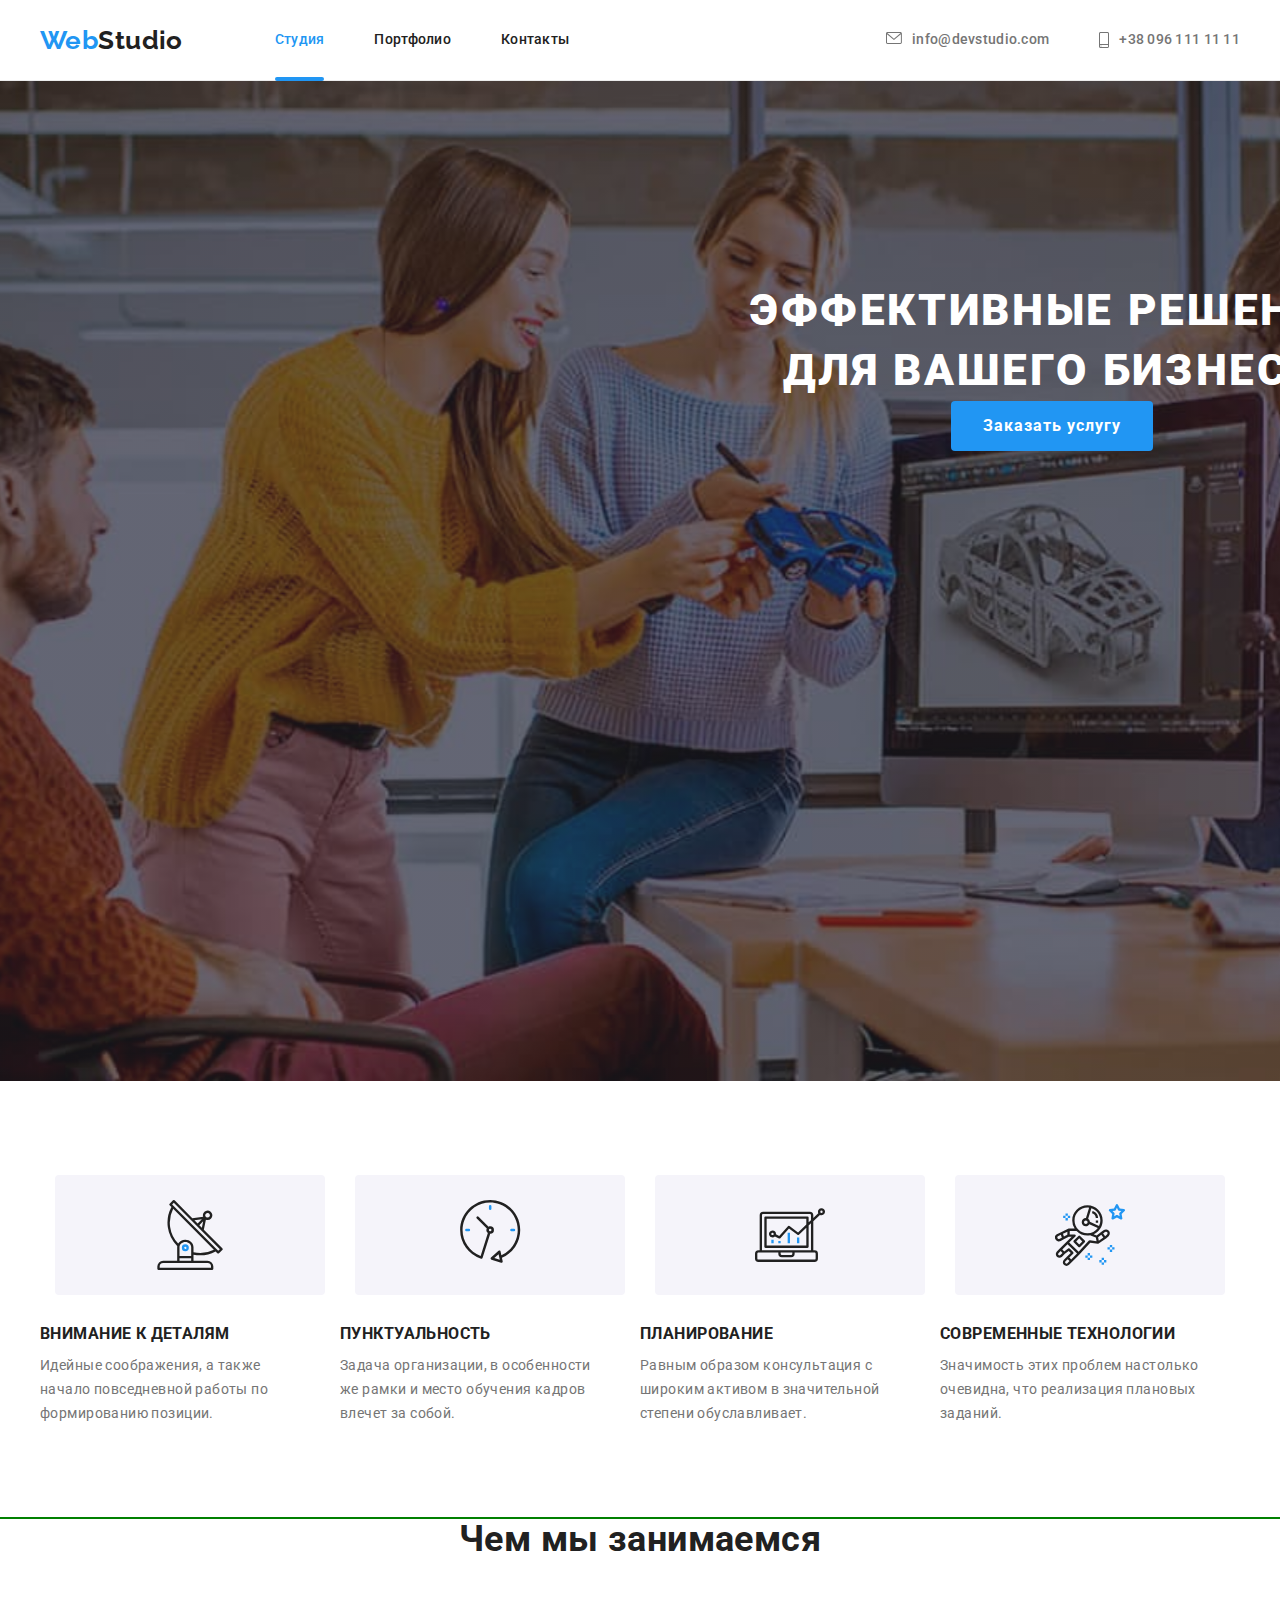
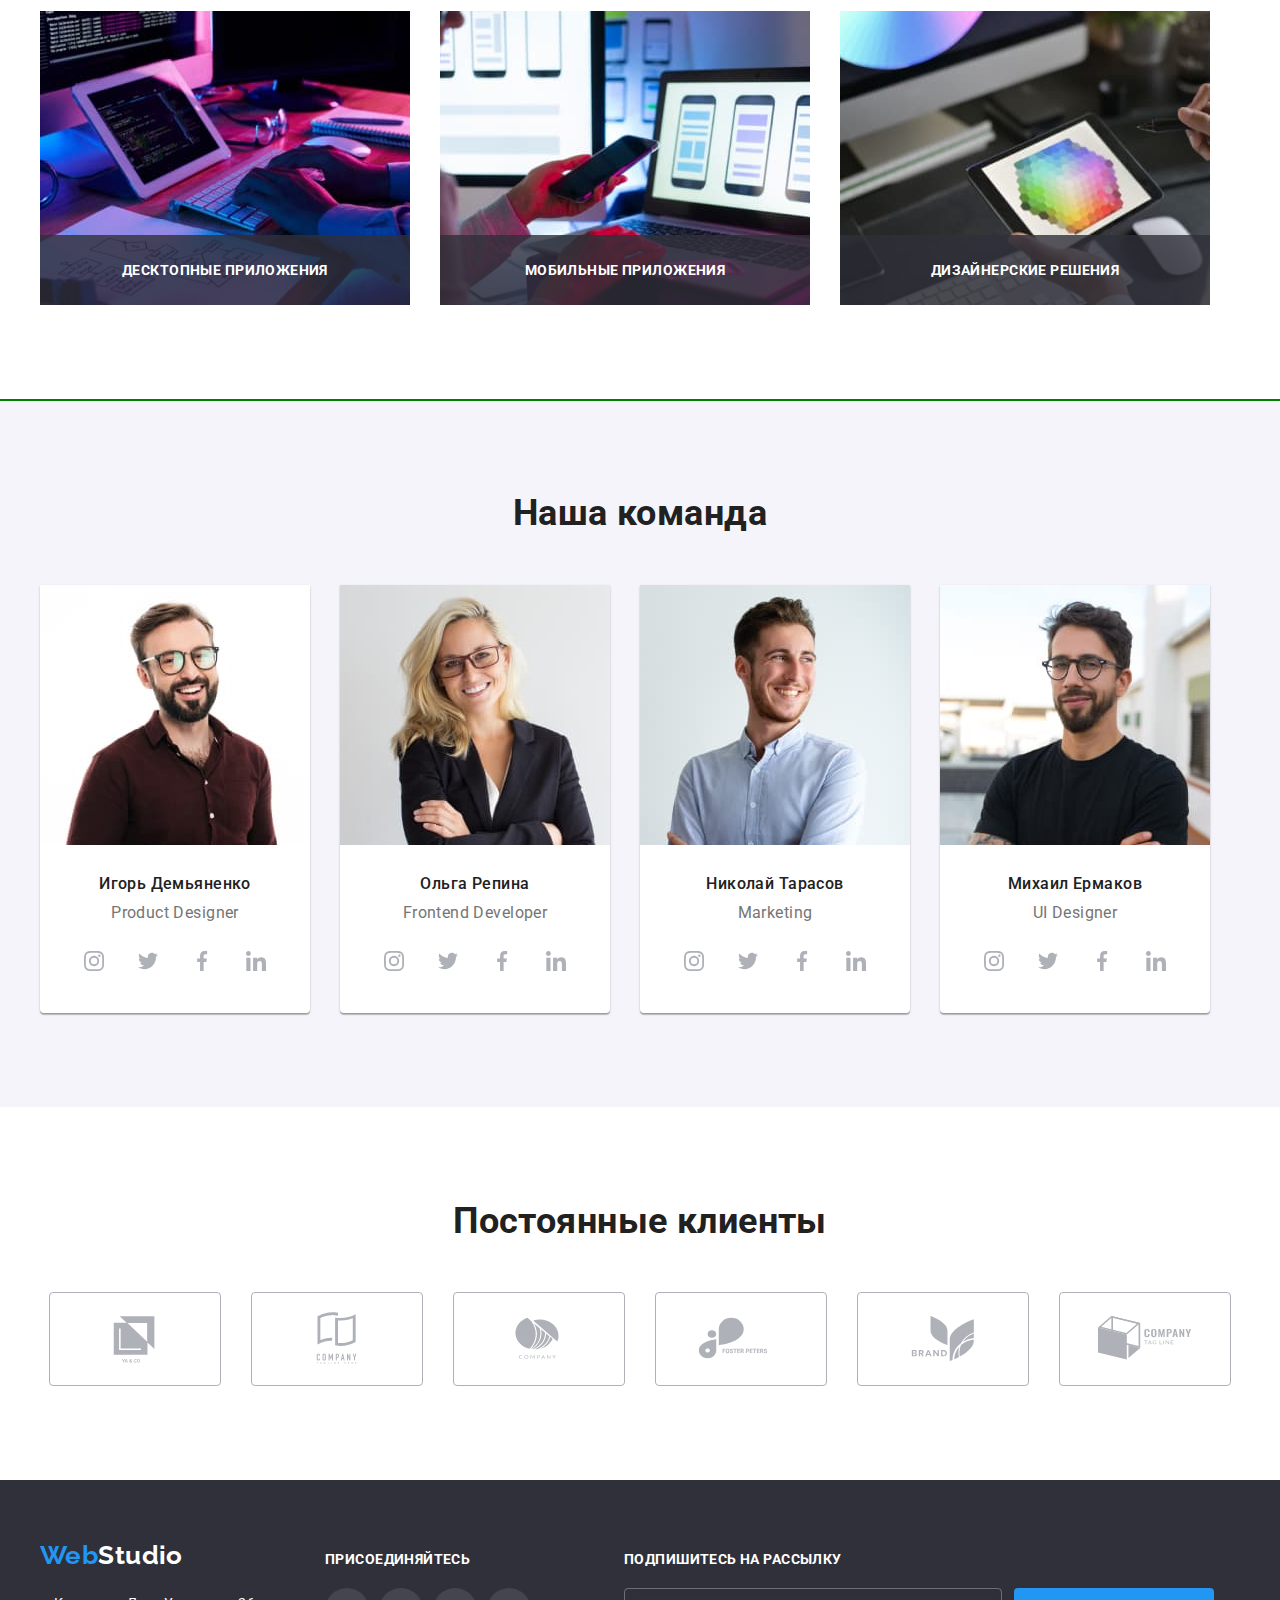
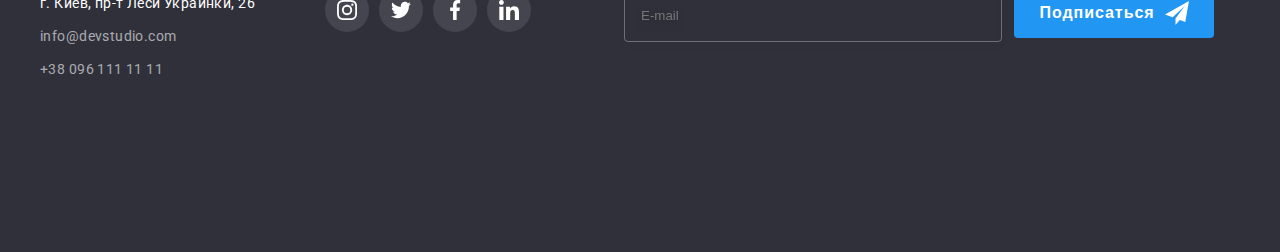
<file: index.html>
<!DOCTYPE html>
<html lang="ru">
  <head>
    <meta charset="UTF-8" />
    <meta http-equiv="X-UA-Compatible" content="IE=edge" />
    <meta name="viewport" content="width=device-width, initial-scale=1.0" />
    <title>Document</title>
    <link rel="preconnect" href="https://fonts.googleapis.com">
    <link rel="preconnect" href="https://fonts.gstatic.com" crossorigin>
    <link href="https://fonts.googleapis.com/css2?family=Raleway:wght@700&family=Roboto:wght@400;500;700;900&display=swap" rel="stylesheet">  
    <link rel="stylesheet" href="https://cdnjs.cloudflare.com/ajax/libs/modern-normalize/1.1.0/modern-normalize.min.css" integrity="sha512-wpPYUAdjBVSE4KJnH1VR1HeZfpl1ub8YT/NKx4PuQ5NmX2tKuGu6U/JRp5y+Y8XG2tV+wKQpNHVUX03MfMFn9Q==" crossorigin="anonymous" referrerpolicy="no-referrer" />
    <link rel="stylesheet" href="./css/styles.css">

  </head>
  <body>
    <header class="header"> 
      <div class="container main-nav">
        <nav class="nav">
         <a class="logo-blue" href="./index.html" lang="en"><span>Web</span><span class="logo-black">Studio</span></a>
          <ul class="nav-list">
            <li class="item"> 
              <a href="./index.html" class="header-link link current">Студия</a>
            </li>
            <li class="item"> 
              <a href="./portfolio.html" class="header-link link">Портфолио</a>
            </li>
            <li class="item"> 
             <a href="#" class="header-link link">Контакты</a>
            </li>
          </ul>
       </nav>
       <ul class="nav-contacts list"> 
          <li class="item"> 
            
            <a class="contacts-email link" href="mailto:info@devstudio.com"> <svg class="icon" width="16" height="12">
              <use href="./images/icons.svg#icon-envelope-hover"></use>
              </svg>info@devstudio.com</a>
          </li>
          <li class="item">
           
            <a class="contacts-header link" href="tel:+380961111111"> <svg class="icon" width="10" height="16">
              <use href="./images/icons.svg#icon-smartphone-4"></use>
              </svg>+38 096 111 11 11</a>
          </li>
        </ul>
      </div>
    </header>
    <main>
        <section class="hero">
          <div class="container hero-design overlay ">
            <h1 class="hero-title">Эффективные решения для вашего бизнеса</h1>
            <button class="hero-button" type="button" data-modal-open>Заказать услугу</button>
          </div>
        </section>

        <section class="special-list">
          <div class="container">
            <h2 class="visually-hidden">Наши особенности</h2>
            <div>
              <ul class="spec-list list">
               <li class="spec-item">
                 <div class="spec-link link">
                   <svg class="spec-icon" width="70" height="70">
                     <use href="./images/icons.svg#icon-antenna"></use>
                   </svg>
                 </div>
               </li>
               <li class="spec-item">
                <div class="spec-link link">
                  <svg class="spec-icon" width="70" height="70">
                     <use href="./images/icons.svg#icon-clock"></use>
                   </svg>
                 </div>
               </li>
               <li class="spec-item">
                <div class="spec-link link">
                  <svg class="spec-icon" width="70" height="70">
                     <use href="./images/icons.svg#icon-diagram"></use>
                   </svg>
                 </div>
               </li>
               <li class="spec-item">
                <div class="spec-link link">
                  <svg class="spec-icon" width="70" height="70">
                     <use href="./images/icons.svg#icon-astronaut"></use>
                   </svg>
                </div>
               </li>
             </ul>
             </div>
            <ul class="list special-item">
              <li class="item list-item">
                <h3 class="special-title">Внимание к деталям</h3>
                <p class="special-text"> Идейные соображения, а также начало повседневной работы по формированию позиции.</p>
             </li>

             <li class="item list-item">
                <h3 class="special-title">Пунктуальность</h3>
                <p class="special-text">Задача организации, в особенности же рамки и место обучения кадров влечет за собой.</p>
             </li>

             <li class="item list-item">
               <h3 class="special-title">Планирование</h3>
               <p class="special-text">Равным образом консультация с широким активом в значительной степени обуславливает.</p>
             </li>

             <li class="item list-item">
               <h3 class="special-title">Современные технологии</h3>
               <p class="special-text"> Значимость этих проблем настолько очевидна, что реализация плановых заданий.</p>
             </li>
            </ul>
         </div>
        </section>

        <section class="specialization">
          <div class="container">
           <h2 class="specialization-title">Чем мы занимаемся</h2>
           <ul class="list specialization-item">
              <li class="item">
                <div class="item-thumb">
                  <img src="./images/box1.jpg" alt="написание кода" width="370" height="294">
                 <div class="thumb">
                  <p class="item-spec-name">Десктопные приложения</p>
                </div>
              </li>
              <li class="item">
                <div class="item-thumb">
                  <img src="./images/box2.jpg" alt="создание приложений" width="370" height="294">
                 <div class="thumb">
                  <p class="item-spec-name">Мобильные приложения</p>
                </div>
              </li>
                <li class="item">
                <div class="item-thumb">
                  <img src="./images/box3.jpg" alt="дизайн" width="370" height="294">
                 <div class="thumb">
                  <p class="item-spec-name">Дизайнерские решения</p>
                </div>
              </li>
           </ul>
          </div>
        </section>

        <section class="team">
          <div class="container">
           <h2 class="team-title">Наша команда</h2>
           <ul class="team-list list">
             <li class="team-blocks"> 
                <img src="./images/igor.jpg" alt="Игорь Демьяненко" width="270" height="260">
                <div class="team-discr">
                  <h3 class="team-name">Игорь Демьяненко</h3>
                <p class="team-position">Product Designer</p>
                <ul class="team-soc list">
                  <li class="team-soc-item">
                    <a href="" class="team-soc-link link">
                      <svg class="team-soc-icon" width="20" height="20">
                        <use href="./images/icons.svg#icon-instagram"></use>
                      </svg>
                    </a>
                  </li>
                  <li class="team-soc-item">
                    <a href="" class="team-soc-link link">
                      <svg class="team-soc-icon" width="20" height="20">
                        <use href="./images/icons.svg#icon-twitter"></use>
                      </svg>
                    </a>
                  </li>
                  <li class="team-soc-item">
                    <a href="" class="team-soc-link link">
                      <svg class="team-soc-icon" width="20" height="20">
                        <use href="./images/icons.svg#icon-facebook"></use>
                      </svg>
                    </a>
                  </li>
                  <li class="team-soc-item">
                    <a href="" class="team-soc-link link">
                      <svg class="team-soc-icon" width="20" height="20">
                        <use href="./images/icons.svg#icon-linkedin"></use>
                      </svg>
                    </a>
                  </li>
                </ul>
                </div>
                
             </li>

             <li class="team-blocks"> 
                <img src="./images/olga.jpg" alt="Ольга Репина" width="270" height="260">
                <div class="team-discr">
                  <h3 class="team-name">Ольга Репина</h3>
                 <p class="team-position">Frontend Developer</p>
                 <ul class="team-soc list">
                  <li class="team-soc-item">
                    <a href="" class="team-soc-link link">
                      <svg class="team-soc-icon" width="20" height="20">
                        <use href="./images/icons.svg#icon-instagram"></use>
                      </svg>
                    </a>
                  </li>
                  <li class="team-soc-item">
                    <a href="" class="team-soc-link link">
                      <svg class="team-soc-icon" width="20" height="20">
                        <use href="./images/icons.svg#icon-twitter"></use>
                      </svg>
                    </a>
                  </li>
                  <li class="team-soc-item">
                    <a href="" class="team-soc-link link">
                      <svg class="team-soc-icon" width="20" height="20">
                        <use href="./images/icons.svg#icon-facebook"></use>
                      </svg>
                    </a>
                  </li>
                  <li class="team-soc-item">
                    <a href="" class="team-soc-link link">
                      <svg class="team-soc-icon" width="20" height="20">
                        <use href="./images/icons.svg#icon-linkedin"></use>
                      </svg>
                    </a>
                  </li>
                </ul>
                </div>
                
             </li>

             <li class="team-blocks"> 
                <img src="./images/nikolay.jpg" alt="Николай Тарасов" width="270" height="260">
                <div class="team-discr">
                <h3 class="team-name">Николай Тарасов</h3>
                <p class="team-position">Marketing</p>
                <ul class="team-soc list">
                  <li class="team-soc-item">
                    <a href="" class="team-soc-link link">
                      <svg class="team-soc-icon" width="20" height="20">
                        <use href="./images/icons.svg#icon-instagram"></use>
                      </svg>
                    </a>
                  </li>
                  <li class="team-soc-item">
                    <a href="" class="team-soc-link link">
                      <svg class="team-soc-icon" width="20" height="20">
                        <use href="./images/icons.svg#icon-twitter"></use>
                      </svg>
                    </a>
                  </li>
                  <li class="team-soc-item">
                    <a href="" class="team-soc-link link">
                      <svg class="team-soc-icon" width="20" height="20">
                        <use href="./images/icons.svg#icon-facebook"></use>
                      </svg>
                    </a>
                  </li>
                  <li class="team-soc-item">
                    <a href="" class="team-soc-link link">
                      <svg class="team-soc-icon" width="20" height="20">
                        <use href="./images/icons.svg#icon-linkedin"></use>
                      </svg>
                    </a>
                  </li>
                </ul>
                </div>
             </li>

             <li class="team-blocks"> 
                <img src="./images/mihail.jpg" alt="Михаил Ермаков" width="270" height="260">
                <div class="team-discr">
                <h3 class="team-name">Михаил Ермаков</h3>
                <p class="team-position">UI Designer</p>
                <ul class="team-soc list">
                  <li class="team-soc-item">
                    <a href="" class="team-soc-link link">
                      <svg class="team-soc-icon" width="20" height="20">
                        <use href="./images/icons.svg#icon-instagram"></use>
                      </svg>
                    </a>
                  </li>
                  <li class="team-soc-item">
                    <a href="" class="team-soc-link link">
                      <svg class="team-soc-icon" width="20" height="20">
                        <use href="./images/icons.svg#icon-twitter"></use>
                      </svg>
                    </a>
                  </li>
                  <li class="team-soc-item">
                    <a href="" class="team-soc-link link">
                      <svg class="team-soc-icon" width="20" height="20">
                        <use href="./images/icons.svg#icon-facebook"></use>
                      </svg>
                    </a>
                  </li>
                  <li class="team-soc-item">
                    <a href="" class="team-soc-link link">
                      <svg class="team-soc-icon" width="20" height="20">
                        <use href="./images/icons.svg#icon-linkedin"></use>
                      </svg>
                    </a>
                  </li>
                </ul>
              </div>
             </li>

            </ul>
          </div>
        </section>

        <section class="clients-logo">
          <div class="container">
           <h2 class="clients-title">Постоянные клиенты</h2>
           <ul class="clients list">
            <li class="clients-item">
              <a href="" class="clients-link link">
                <svg class="clients-icon" width="106" height="60">
                  <use href="./images/icons.svg#icon-logo-firts"></use>
                </svg>
              </a>
            </li>
            <li class="clients-item">
              <a href="" class="clients-link link">
                <svg class="clients-icon" width="106" height="60">
                  <use href="./images/icons.svg#icon-logo2"></use>
                </svg>
              </a>
            </li>
            <li class="clients-item">
              <a href="" class="clients-link link">
                <svg class="clients-icon" width="106" height="60">
                  <use href="./images/icons.svg#icon-logo3"></use>
                </svg>
              </a>
            </li>
            <li class="clients-item">
              <a href="" class="clients-link link">
                <svg class="clients-icon" width="106" height="60">
                  <use href="./images/icons.svg#icon-logo4"></use>
                </svg>
              </a>
            </li>
            <li class="clients-item">
              <a href="" class="clients-link link">
                <svg class="clients-icon" width="106" height="60">
                  <use href="./images/icons.svg#icon-logo5"></use>
                </svg>
              </a>
            </li>
            <li class="clients-item">
              <a href="" class="clients-link link">
                <svg class="clients-icon" width="106" height="60">
                  <use href="./images/icons.svg#icon-logo6"></use>
                </svg>
              </a>
            </li>
          </ul>
          </div>
        </section>
    </main>

    <footer class="footer">
      <div class="container footer-continer">
        <div class="">
          <a class="logo-blue footer-logo" href="./index.html" lang="en"><span>Web</span><span class="logo-white">Studio</span></a>
           
           <address>
             <ul class="list" style="
              display: flex;
              flex-direction: column;
              gap: 9px;
             ">
              <li>
                 <a class="footer-adress link" href="https://goo.gl/maps/CPtrU1FHBa2aNyZL9" target="_blank" rel="noopener noreferrer nofollow">г. Киев, пр-т Леси Украинки, 26</a>   
               </li>
               <li>
                  <a class="footer-contacts link" href="mailto:info@devstudio.com">info@devstudio.com</a>
               </li>
               <li>
                 <a class="footer-contacts link" href="tel:+380961111111">+38 096 111 11 11</a>
               </li>
             </ul>
           </address>
        </div>
   
        <div class=" footer-soc-list">
           <p class="footer-soc-title">присоединяйтесь</p>
           <ul class="footer-soc list">
             <li class="footer-soc-item">
               <a href="" class="footer-soc-link link">
                 <svg class="footer-soc-icon" width="20" height="20">
                   <use href="./images/icons.svg#icon-instagram"></use>
                 </svg>
               </a>
             </li>
             <li class="footer-soc-item">
               <a href="" class="footer-soc-link link">
                 <svg class="footer-soc-icon" width="20" height="20">
                   <use href="./images/icons.svg#icon-twitter"></use>
                 </svg>
               </a>
             </li>
             <li class="footer-soc-item">
               <a href="" class="footer-soc-link link">
                 <svg class="footer-soc-icon" width="20" height="20">
                   <use href="./images/icons.svg#icon-facebook"></use>
                 </svg>
               </a>
             </li>
             <li class="footer-soc-item">
               <a href="" class="footer-soc-link link">
                 <svg class="footer-soc-icon" width="20" height="20">
                   <use href="./images/icons.svg#icon-linkedin"></use>
                 </svg>
               </a>
             </li>
           </ul>
         </div>
         <div class="subscribe-section">
           <form action="#" class="subscribe-form">
            <p class="surbscribe-name">Подпишитесь на рассылку</p>
            <div class="surbcribe-correct">
              <input type="text" name="subscribe-name-footer" class="subscribe-input" id="subscribe" placeholder="E-mail" required="">
              <button type="submit" class="subscribe-button">Подписаться<svg class="subscribe-icon" width="24" height="24">
                  <use href="./images/icons.svg#icon-icon-send"></use>
                </svg>
              </button>
            </div>
           </form>

          </div>
      </div>
    </footer>
    <div class="backdrop is-hidden" data-modal>  
      <div class="modal">
       <button class="close" type="button" data-modal-close>
          <svg class="close-icon" width="11" height="11">
            <use href="./images/icons.svg#icon-close"></use>
          </svg>
        </a>
      </button>
      <div class="modal-inner">
        <fieldset>
          <p class="modal-title">Оставьте свои данные, мы вам перезвоним</p>
          <form class="modal-form" name="main-form" autocomplete="on" requires action="">
           <div class="form-field">
              <label class="form-field-label" for="user-name">Имя</label>
              <div class="form-field-inner">
                <input class="form-field-input" id="user-name" type="text" name="user-name">
                <svg class="form-field-icon" width="12" height="12">
                  <use href="images/icons.svg#icon-name"></use>
                </svg>
              </div>
            </div>

            <div class="form-field">
              <label class="form-field-label" for="user-name">Телефон</label>
              <div class="form-field-inner">
                <input class="form-field-input" id="user-phone" type="tel" name="user-phone">
                <svg class="form-field-icon" width="13" height="13">
                  <use href="images/icons.svg#icon-tel"></use>
                </svg>
              </div>
            </div>

            <div class="form-field">
              <label class="form-field-label" for="user-email">Почта</label>
              <div class="form-field-inner">
                <input class="form-field-input" id="user-email" type="email" name="user-imail">
                <svg class="form-field-icon" width="15" height="12">
                  <use href="images/icons.svg#icon-modal-email"></use>
                </svg>
              </div>
            </div>

            <div class="form-field">
              <label class="form-field-label" for="user-comment">Комментарий</label>
              <div class="form-field-inner">
               <textarea class="form-field-input form-field-texterea" 
               name="user-comment" 
               id="user-comment" 
               rows="10" 
               placeholder="Введите текст"
               ></textarea>
              </div>
            </div>
       
            <div class="form-field form-field-agreement">
             
              <label for="terms-condition" class="check-text">
                <input class="input-check visually-hidden" id="terms-condition" type="checkbox" name="terms-condition">
                <span class="condition-icon">
                  <svg class="check-icon" width="11" height="8">
                    <use href="./images/icons.svg#icon-chek"></use>
                  </svg>
                </span>
                Соглашаюсь с рассылкой и принимаю
                <a class="agreement-link" href="#" rel="noopener noreferer nofollow">Условия договора</a>
              </label>
            </div>
            <div class="form-field-button">
            <button class="hero-button" type="submit">Отправить</button>
          </div>
          </form>
        </fieldset>

      </div>
      </div>
     </div>
  <script src="./js/modal.js"></script>
  </body>
</html>
</file>
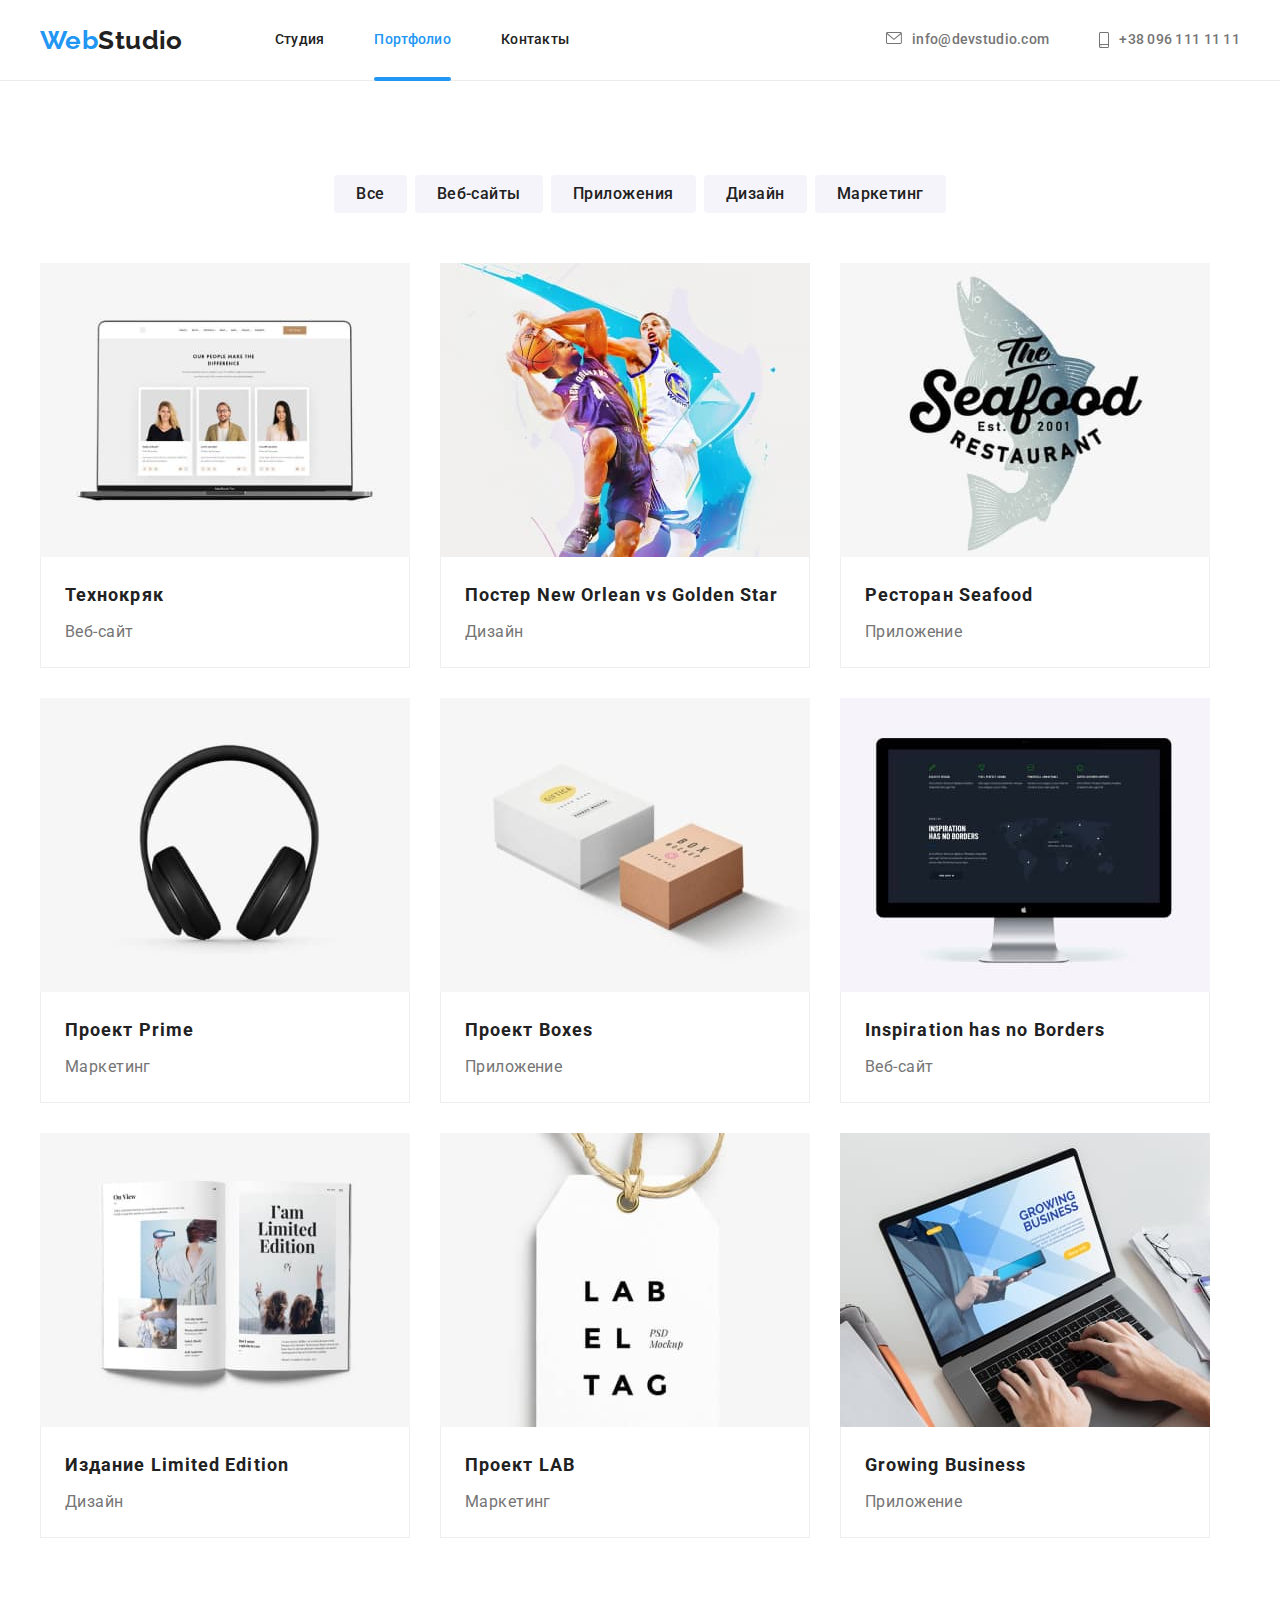
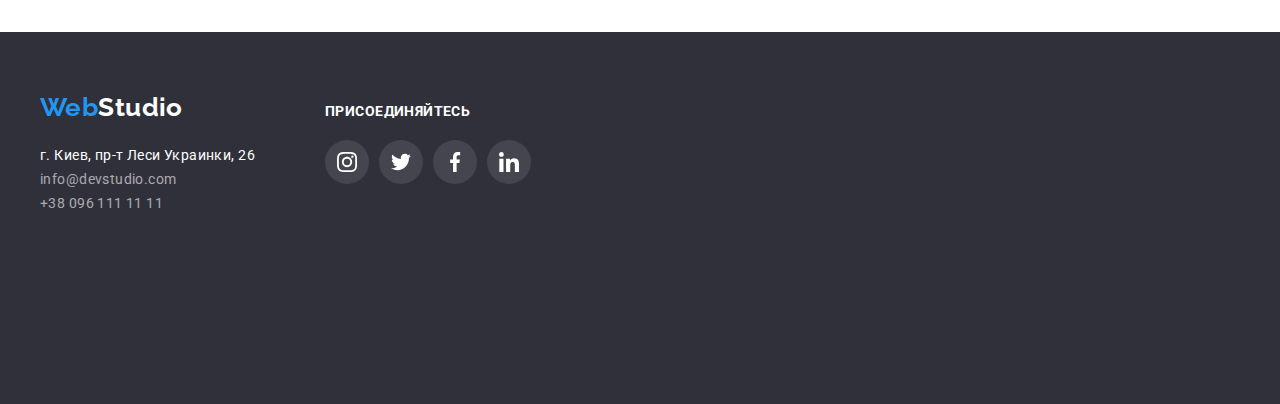
<file: portfolio.html>
<!DOCTYPE html>
<html lang="ru">
<head>
    <meta charset="UTF-8">
    <meta http-equiv="X-UA-Compatible" content="IE=edge">
    <meta name="viewport" content="width=device-width, initial-scale=1.0">
    <title>portfolio</title>
        <link rel="preconnect" href="https://fonts.googleapis.com">
        <link rel="preconnect" href="https://fonts.gstatic.com" crossorigin>
       <link href="https://fonts.googleapis.com/css2?family=Raleway:wght@700&family=Roboto:wght@400;500;700;900&display=swap" rel="stylesheet">  
       <link rel="stylesheet" href="https://cdnjs.cloudflare.com/ajax/libs/modern-normalize/1.1.0/modern-normalize.min.css" integrity="sha512-wpPYUAdjBVSE4KJnH1VR1HeZfpl1ub8YT/NKx4PuQ5NmX2tKuGu6U/JRp5y+Y8XG2tV+wKQpNHVUX03MfMFn9Q==" crossorigin="anonymous" referrerpolicy="no-referrer" />
       <link rel="stylesheet" href="./css/styles.css">
</head>
<body>

    <header class="header"> 
        <div class="container main-nav">
            <nav class="nav">
              <a class="logo-blue" href="./index.html" lang="en"><span>Web</span><span class="logo-black">Studio</span></a>
        
               <ul class="nav-list">
                   <li class="item"> 
                     <a class="header-link link" href="./index.html">Студия</a>
                    </li>
                    <li class="item"> 
                      <a class="header-link link current" href="./portfolio.html">Портфолио</a>
                    </li>
                   <li class="item"> 
                     <a class="header-link link" href="#">Контакты</a>
                   </li>
                </ul>
          </nav>

            <ul class=" nav-contacts list"> 
              <li class="item"> 
                <a class="contacts-email link" href="mailto:info@devstudio.com"> <svg class="icon" width="16" height="12">
                  <use href="./images/icons.svg#icon-envelope-hover"></use>
                  </svg>info@devstudio.com</a>
              </li>
              <li class="item">
               
                <a class="contacts-header link" href="tel:+380961111111"> <svg class="icon" width="10" height="16">
                  <use href="./images/icons.svg#icon-smartphone-4"></use>
                  </svg>+38 096 111 11 11</a>
              </li>
            </ul>
        </div>
    </header>
    <main>

        <section class="portfolio"> 
            <div class="container">
                <h1 class="visually-hidden">портфолио</h1>
               <ul class="portfolio-filter list">
                 <li class="item"><button class="button-filter" type="button">Все</button></li>
                 <li class="item"><button class="button-filter" type="button">Веб-сайты</button></li>
                 <li class="item"><button class="button-filter" type="button">Приложения</button></li>
                 <li class="item"><button class="button-filter" type="button">Дизайн</button></li>
                 <li class="item"><button class="button-filter" type="button">Маркетинг</button></li>
                </ul>
          
                <ul class="portfolio-list list">
                    <li class="item">
                        <a class="link item-potf" href="#" target="_blank" rel="noopener noreferrer nofollow">
                          <div class="prof-top-wrap">
                            <img src="./images/technokryak.jpg" class="card-image" alt="Технокряк" width="370" height="294">
                            <p class="port-disc">Ресурс предлагает комплексные предложения с разным уровнем функционала и сервисов. Все это позволит посетителю получить исчерпывающие сведения о компании или частном лице.</p>
                          </div>
                          <div class="portfolio-card">
                           <h2 class="portfolio-title">Технокряк</h2>
                           <p class="portfolio-text">Веб-сайт</p>
                          </div>
                        </a>
                    </li>
                    <li class="item">
                      
                        <a class="item-potf link" href="#" target="_blank" rel="noopener noreferrer nofollow">
                          <div class="prof-top-wrap">
                            <img src="./images/poster.jpg" class="card-image" alt="Постер Новый Орлеан с золотой звездой" width="370" height="294">
                            <p class="port-disc">Ресурс предлагает комплексные предложения с разным уровнем функционала и сервисов. Все это позволит посетителю получить исчерпывающие сведения о компании или частном лице.</p>
                          </div>
                          <div class="portfolio-card">
                            <h2 class="portfolio-title">Постер New Orlean vs Golden Star</h2>
                            <p class="portfolio-text">Дизайн</p>
                          </div>
                        </a>
                    </li>
                    <li class="item">
                      <a class="item-potf link" href="#" target="_blank" rel="noopener noreferrer nofollow">
                        <div class="prof-top-wrap">
                         <img src="./images/seafood.jpg" class="card-image" alt="Ресторан Морепродукты" width="370" height="294">
                         <p class="port-disc">Ресурс предлагает комплексные предложения с разным уровнем функционала и сервисов. Все это позволит посетителю получить исчерпывающие сведения о компании или частном лице.</p>
                        </div> 
                        <div class="portfolio-card">
                             <h2 class="portfolio-title">Ресторан Seafood</h2>
                             <p class="portfolio-text">Приложение</p>
                           </div>
                        </a>
                   </li>

                  <li class="item"> 
                    <div class="prof-top-wrap">
                    <a class="item-potf link" href="#" target="_blank" rel="noopener noreferrer nofollow">
                      <div class="prof-top-wrap"> 
                       <img src="./images/prime.jpg" class="card-image" alt="Проект Прайм" width="370" height="294">
                       <p class="port-disc">Ресурс предлагает комплексные предложения с разным уровнем функционала и сервисов. Все это позволит посетителю получить исчерпывающие сведения о компании или частном лице.</p>
                     </div> 
                      <div class="portfolio-card">
                             <h2 class="portfolio-title">Проект Prime</h2>
                             <p class="portfolio-text">Маркетинг</p>
                            </div>
                        </a>
                   </li>
                    <li class="item">
                      <div class="prof-top-wrap">
                      <a class="item-potf link" href="#" target="_blank" rel="noopener noreferrer nofollow">
                        <div class="prof-top-wrap">
                         <img src="./images/boxes.jpg" class="card-image" alt="Проект Коробки" width="370" height="294">
                         <p class="port-disc">Ресурс предлагает комплексные предложения с разным уровнем функционала и сервисов. Все это позволит посетителю получить исчерпывающие сведения о компании или частном лице.</p>
                       </div> 
                        <div class="portfolio-card">
                             <h2 class="portfolio-title">Проект Boxes</h2>
                             <p class="portfolio-text">Приложение</p>
                            </div>
                       </a>
                   </li>
                   <li class="item">
                       <a class="item-potf link" href="#" target="_blank" rel="noopener noreferrer nofollow">
                        <div class="prof-top-wrap">
                         <img src="./images/monitor.jpg" class="card-image" alt="Вдохновение не имеет границ" width="370" height="294">
                         <p class="port-disc">Ресурс предлагает комплексные предложения с разным уровнем функционала и сервисов. Все это позволит посетителю получить исчерпывающие сведения о компании или частном лице.</p>
                       </div>
                        <div class="portfolio-card">
                             <h2 class="portfolio-title">Inspiration has no Borders</h2>
                             <p class="portfolio-text">Веб-сайт</p>
                            </div>
                        </a>
                    </li>
                   <li class="item">
                        <a class="link item-potf" href="#" target="_blank" rel="noopener noreferrer nofollow">
                          <div class="prof-top-wrap">
                           <img src="./images/limitededition.jpg" class="card-image" alt="Издание Ограниченная серия" width="370" height="294">
                           <p class="port-disc">Ресурс предлагает комплексные предложения с разным уровнем функционала и сервисов. Все это позволит посетителю получить исчерпывающие сведения о компании или частном лице.</p>
                         </div>
                          <div class="portfolio-card">
                             <h2 class="portfolio-title">Издание Limited Edition</h2>
                              <p class="portfolio-text">Дизайн</p>
                          </div>
                       </a>
                   </li>
                   <li class="item">
                       <a class="link item-potf" href="#" target="_blank" rel="noopener noreferrer nofollow">
                        <div class="prof-top-wrap">
                         <img src="./images/lab.jpg" class="card-image" alt="Проект ЛАБ" width="370" height="294">
                         <p class="port-disc">Ресурс предлагает комплексные предложения с разным уровнем функционала и сервисов. Все это позволит посетителю получить исчерпывающие сведения о компании или частном лице.</p>
                       </div>
                        <div class="portfolio-card">
                             <h2 class="portfolio-title">Проект LAB</h2>
                             <p class="portfolio-text">Маркетинг</p>
                         </div>
                       </a>
                   </li>
                   <li class="item">
                       <a class="link item-potf" href="#" target="_blank" rel="noopener noreferrer nofollow">
                        <div class="prof-top-wrap">
                         <img src="./images/notebook.jpg" class="card-image" alt="Растущий Бизнес" width="370" height="294">
                         <p class="port-disc">Ресурс предлагает комплексные предложения с разным уровнем функционала и сервисов. Все это позволит посетителю получить исчерпывающие сведения о компании или частном лице.</p>
                        </div>
                        <div class="portfolio-card">
                             <h2 class="portfolio-title">Growing Business</h2>
                             <p class="portfolio-text">Приложение</p>
                          </div>
                       </a>
                    </li>
               </ul>
           </div>
        </section>
    </main>

    <footer class="footer">
      <div class="container footer-continer">
        <div class="">
          <a class="logo-blue footer-logo" href="./index.html" lang="en"><span>Web</span><span class="logo-white">Studio</span></a>
           
           <address>
             <ul class="list">
              <li>
                 <a class="footer-adress link" href="https://goo.gl/maps/CPtrU1FHBa2aNyZL9" target="_blank" rel="noopener noreferrer nofollow">г. Киев, пр-т Леси Украинки, 26</a>   
               </li>
               <li>
                  <a class="footer-contacts link" href="mailto:info@devstudio.com">info@devstudio.com</a>
               </li>
               <li>
                 <a class="footer-contacts link" href="tel:+380961111111">+38 096 111 11 11</a>
               </li>
             </ul>
           </address>
        </div>
   
        <div class=" footer-soc-list">
           <p class="footer-soc-title">присоединяйтесь</p>
           <ul class="footer-soc list">
             <li class="footer-soc-item">
               <a href="" class="footer-soc-link link">
                 <svg class="footer-soc-icon" width="20" height="20">
                   <use href="./images/icons.svg#icon-instagram"></use>
                 </svg>
               </a>
             </li>
             <li class="footer-soc-item">
               <a href="" class="footer-soc-link link">
                 <svg class="footer-soc-icon" width="20" height="20">
                   <use href="./images/icons.svg#icon-twitter"></use>
                 </svg>
               </a>
             </li>
             <li class="footer-soc-item">
               <a href="" class="footer-soc-link link">
                 <svg class="footer-soc-icon" width="20" height="20">
                   <use href="./images/icons.svg#icon-facebook"></use>
                 </svg>
               </a>
             </li>
             <li class="footer-soc-item">
               <a href="" class="footer-soc-link link">
                 <svg class="footer-soc-icon" width="20" height="20">
                   <use href="./images/icons.svg#icon-linkedin"></use>
                 </svg>
               </a>
             </li>
           </ul>
   
         </div>
      </div>
    </footer>
    
</body>
</html>
</file>
<file: css/styles.css>
:root {
    --accent-color: #2196F3; 
    --primary-text-color:#212121;
    --second-text-color: #757575;
    --primary-white-color: #FFFFFF;
    --second-background-color: #F5F4FA;
    --footer-background-color: #2F303A; 
    --second-logo-color:  #188CE8;
    --timing-function: cubic-bezier(0.4, 0, 0.2, 1);
    --duration: 250ms;
}

::before, 
::after {
    box-sizing: border-box;
}

p, h1, h2, h3, h4, h5, h6 {
    margin: 0;
}
ul {
    margin: 0;
    padding: 0;
}

img {
    display: block;
}

body {
    margin: 0;
    font-size: 14px;
    font-family: 'Roboto', sans-serif;
    letter-spacing: 0.03em;
    color: var(--primary-text-color);
    background-color: var(--primary-white-color);
}

fieldset {
    margin: 0;
    padding: 0;
    border: 0;
    display: block;
    min-inline-size: min-content;
}

.list {
    list-style: none;
}

.link{
    text-decoration: none;
}

.container {
    width: 1200px;
    padding-left: 15px;
    padding-right: 15px;
    margin-left: auto;
    margin-right: auto;
}

.visually-hidden {
    position: absolute;
    white-space: nowrap;
    width: 1px;
    height: 1px;
    overflow: hidden;
    border: 0;
    padding: 0;
    clip: rect(0 0 0 0);
    clip-path: inset(50%);
    margin: -1px;
  }

  

/*logo*/
.logo-blue {

    font-family: 'Raleway', sans-serif;
    font-weight: 700;
    font-size: 26px;
    line-height: 1.19;
    color: var(--accent-color);
    list-style: none;
    text-decoration: none;
}
.logo-black {
    color: var(--primary-text-color);
}
.logo-white {
    color: var(--primary-white-color);
}

/*-------------Modal--------------*/

.backdrop {
    position: fixed;
    top: 0;
    left: 0;
    width: 100%;
    height: 100%;
    background-color: rgba(0, 0, 0, 0.2);
    opacity: 1;
}

.backdrop.is-hidden {
    opacity: 0;
    pointer-events: none;
    transform: translate(-50%, -50%);
}


.modal {
    position: absolute;
    top: 50%;
    left: 50%;
    transform: translate(-50%, -50%);
   
    height: 581px;
    width: 528px;
    background-color: var(--primary-white-color);
    border-radius: 4px;
    padding: 40px 40px;
}

.close {
   position: absolute; 
   top: 8px;
   right: 8px;
   color: var(--primary-white-color);
   background-color: transparent;
   width: 30px;
   height: 30px;
   border: 1px solid rgba(0, 0, 0, 0.1);
   border-radius: 50%;
   display: flex;
   align-items: center;
   justify-content: center;
   cursor: pointer;
}

.close-icon {
    color: var(--primary-text-color);
    transition: fill 250ms cubic-bezier(0.4, 0, 0.2, 1);
}

.close:hover, 
.close:focus {
    fill: var(--accent-color);
}



.modal-title {
    font-weight: 700;
    font-size: 20px;
    line-height: 0.87;
    text-align: center;
    letter-spacing: 0.03em;
    color: var(--primary-text-color);
    margin-bottom: 20px;
    text-align: center;
    white-space: nowrap;
}

.modal-form {
    display: block;
    margin-top: 0em;
}

.form-field {
    position: relative;
    margin-bottom: 14px;
}

.form-field-label {
    margin-bottom: 4px;
    display: block;
    font-size: 12px;
    line-height: 0.86;
    letter-spacing: 0.01em;
    color: var(--second-text-color);

}

.form-field-inner {
    transition: background-color var(--duration) var(--timing-function);
}

.form-field-input {
    width: 100%;
    height: 40px;
    padding: 12px 15px 12px 30px;
    border: 1px solid rgba(33, 33, 33, 0.2);
    border-radius: 3px;
    color: var(--second-text-color);
    outline: none; 
    transition: border 250ms cubic-bezier(0.4, 0, 0.2, 1);
    
}

.form-field-input:focus,
.form-field-input:hover {
    border-color: var(--accent-color);
}

.form-field-icon {
    position: absolute;
    left: 14px;
    top: 53%;
    fill: var(--primary-text-color);
    transition: fill 250ms cubic-bezier(0.4, 0, 0.2, 1);
}

.form-field-input:focus + .form-field-icon,
.form-field-input:hover + .form-field-icon {
    fill: var(--accent-color);
    
}

textarea::placeholder {
    font-size: 12px;
    line-height: 16px;
    letter-spacing: 0.01em;
    color: rgba(117, 117, 117, 0.5);
  }

.form-field-texterea {
    height: 120px;
    resize: none;
}

.form-field-agreement {
    margin-left: 15px;
}

.input-check {
    background-color: initial;
    cursor: default;
    appearance: auto;
}


.visually-hidden {
    position: absolute;
    clip: rect(1px, 1px, 1px, 1px);
    padding: 0; 
    border: 0; 
    height: 1px;
    width: 1px;
    overflow: hidden;
}
.terms-condition {
    display: flex;
    align-items: center
}
.condition-icon {
    display: flex;
    width: 16px;
    height: 15px;
    border: 2px solid var(--second-text-color);
    border-radius: 4px;
    fill: transparent;
    transition: fill 250ms cubic-bezier(0.4, 0, 0.2, 1);
    align-items: center;
    justify-content: center;
}

.input-check:checked + .condition-icon {
    background-color: var(--accent-color);
    background-origin: border-box;
    background-size: contain;
    border: var(--accent-color);
}
.check-icon {
    display: flex;
   align-items: center;
   justify-content: center;
   background-position: center;
   fill: transparent;
   transition: fill 250ms cubic-bezier(0.4, 0, 0.2, 1);
}

.check-text {
    color: var(--second-text-color);
    display: flex;
    align-items: center;
    justify-content: center;
    transition: background-color 250ms cubic-bezier(0.4, 0, 0.2, 1) ;
    line-height: 1.71;
    letter-spacing: 0.03em;
    gap: 5px;
}
  

.agreement-link {
    color: var(--accent-color);
    border-bottom: 1px;
    border-color: var(--accent-color);
}


.form-field-button {
    display: flex;
    align-items: center;
    justify-content: center;
    margin-left: auto;
    margin-right: auto;
}

/*header*/

.header {
  border-bottom: 1px solid #ECECEC;
  

}
.main-nav{
    display: flex;
    align-items: center;
   
}

.nav {
    display: flex;
    align-items: center;
   
}

.header-link {
    display: block;
    padding-top: 32px;
    padding-bottom: 32px;
    color: var(--primary-text-color);
    font-weight: 500;
    line-height: 1.14;
    letter-spacing: 0.02em;
    position: relative;
    transition: color var(--duration) var(--timing-function),
    background-color var(--duration) var(--timing-function);
}

.header-link::after {
    content: "";
    position: absolute;
    left: 0;
    bottom: -1px;
    width: 100%;
    height: 4px;
    border-radius: 2px;
    color: var(--text-acent-color);
    background: var(--text-acent-color);
}


.header-link:hover
.header-link:focus {
    color: var(--accent-color);
    opacity: 0;
    transition: opacity 250ms var(--timing-function);
}

.header-link:hover::after,
.header-link:focus::after {
content: "";
display: block;
width: 100%;
height: 4px;
background-color: currentColor;
border-radius: 2px;

position: absolute;
bottom: -1px;
left: 0;
}

.contacts-header, .nav-contacts, .contacts-email {
    display: flex;
    color:var(--second-text-color);
    fill: currentColor;
    font-weight: 500;
    line-height: 1.14;
    letter-spacing: 0.02em;
    transition: color var(--duration) var(--timing-function),
    
}

.contacts-header {
    display: inline-flex;
    align-items: center;
    padding-top: 32px;
    padding-bottom: 32px;
   
}

.icon {

    margin-right: 10px;
}

.contacts-header:hover,
.contacts-header:focus {
    fill:var(--accent-color);
    transition: 250ms var(--timing-function);
}

.contacts-header:hover .icon,
.contacts-header:focus .icon {
    fill: var(--accent-color);
}

.contacts-email {
    display: inline-flex;
    padding-top: 32px;
    padding-bottom: 32px;
    transition: background-color 250ms var(--timing-function);
}


.contacts-email:hover,
.contacts-email:focus {
    color:var(--accent-color);
   
}

.contacts-email:hover .icon,
.contacts-email:focus .icon {
 color: var(--accent-color);
}



.nav-contacts .item + .item {
    margin-left: 50px;
   
}

.nav-contacts {
    margin-left: auto;
    
}

.nav-list {
    display: flex;
    list-style: none;
    text-decoration: none;
    margin-left: 92px;
   
}

.nav-list .item + .item {
    margin-left: 50px;
}


.nav-list:hover, .nav-list:focus {
    color: var(--accent-color);
    list-style: none;
    text-decoration: none;
    transition: background-color 250ms var(--timing-function);
}

.current {
    position: relative;
    color: var(--accent-color);
}

.current::after {
    content: "";
    position: absolute;
    left: 0;
    bottom: -1px;
    width: 100%;
    height: 4px;
    border-radius: 2px;
    background-color: currentColor;
    border-radius: 2px;
}

/* ------footer---------- */

.footer {
    height: 252px;
    left: 0px;
    top: 2097px;
    background: var(--footer-background-color);
    padding-top: 60px;
    padding-bottom: 60px;
    display: flex;
}


.footer-logo {
    display: inline-block;
    margin-bottom: 20px;
}

.footer-adress {
    width: 231px;
    font-family: 'Roboto';
    font-style: normal;
    font-weight: 400;
    line-height: 1.71;
    color: var(--primary-white-color);
    width: 231px;
    line-height: 24px;
    letter-spacing: 0.03em;
    margin-left: 0px;
    margin-bottom: 9px;
    
}

.footer-contacts {
    font-family: 'Roboto';
    font-style: normal;
    font-weight: 400;
    line-height: 1.71;  
    color: rgba(255, 255, 255, 0.6);
    line-height: 24px;
    letter-spacing: 0.03em;
    margin-bottom: 9px;
}

.footer-soc-list{
    margin-left: 70px;
    align-items: baseline;
   justify-content: center;
   align-items: center;
}

.footer-soc-title {
    font-weight: 700;
    font-size: 14px;
    line-height: 1.14;
    letter-spacing: 0.03em;
    text-transform: uppercase;
    color: var(--primary-white-color);
   display: flex;
   margin-bottom: 20px;
   padding-right: 0;
   width: 206px;
  
   
}



.footer-soc {
    display: flex;
    justify-content: center;
    gap: 10px;
    align-items: center;
    
}

.footer-soc-link {
    width: 44px;
    height: 44px;
    border-radius: 50%;
    display: flex;
    align-items: center;
    justify-content: center;
    background-color:rgba(255, 255, 255, 0.1);
    transition: color var(--duration) var(--timing-function),
    background-color var(--duration) var(--timing-function);
}

.footer-soc-icon {
    fill: var(--primary-white-color);
}

.footer-soc-link:hover,
.footer-soc-link:focus {
    background-color: var(--accent-color);
   
 
}

.footer-soc-link:hover .footer-soc-icon,
.footer-soc-link:focus .footer-soc-icon {
    fill: var(--primary-white-color); 
}

.footer-continer {
   display: flex;
   align-items: baseline;
}

element.style {
    display: flex;
    flex-direction: column;
    gap: 9px;

}

.subscribe-section {
    margin-left: 93px;
    margin-bottom: 0px;
    display: flex;
}

.subscribe-form {
    align-items: flex-end;
   
}

.surbscribe-name {
    margin-bottom: 20px;
    font-weight: 700;
    line-height: 1.14;
    letter-spacing: 0.03em;
    text-transform: uppercase;
    color: var(--primary-white-color)
}

.surbcribe-correct {
    display: flex;
}

.subscribe-input {
    display: block;
    padding-left: 16px;
    height: 50px;
    width: 358px;
    border: 1px solid rgba(255, 255, 255, 0.3);
    filter: drop-shadow(0px 4px 4px rgba(0, 0, 0, 0.15));
    border-radius: 4px;
    outline: none;
    background-color: transparent;
    color: var(--primary-white-color)
}

.subscribe-button {
    font-weight: 700;
    font-size: 16px;
    letter-spacing: 0.06em;
    width: 200px;
    height: 50px;
    color: var(--primary-white-color);
    background: var(--accent-color);
    border: none;
    border-radius: 4px;
    outline: none;
    margin-left: 12px;
    display: flex;
    align-items: center;
    justify-content: center;
    cursor: pointer;
}

.subscribe-icon {
    margin-left: 10px;
    fill: var(--primary-white-color);
}


/* ---------hover and focus-----------*/

.footer-contacts:hover, .footer-contacts:focus, .footer-adress:hover, .footer-adress:focus, .contacts-header:hover, .contacts-header:focus, .header-link:hover, .header-link:focus{
    color:var(--accent-color);
}

/*--------------------main page----------------------*/
.hero {
    background-color: var(--second-text-color);
    margin-left: auto;
    margin-right: auto;
    text-align: center;
    
}
.overlay {
    
    background-image: 
    linear-gradient(rgba(47, 48, 58, 0.4), rgba(47, 48, 58, 0.4)),
    url(../images/cover.jpg);
    background-repeat: no-repeat;
    background-position: center;
    background-size: cover;
    width: 1600px;
    height: 600px;
    margin: auto;
  
}  


.hero-design {
    justify-content: center;
    padding: 200px;
    padding-bottom: 200px;
    padding-right: 252px;
    padding-left: 252px;
    
}

.hero-title {
    width: 696px;
    font-weight: 900;
    font-size: 44px;
    line-height: 1.36;
    letter-spacing: 0.06em;
    text-transform: uppercase;
    color: var(--primary-white-color);
    margin-bottom: 30px; 
    display: flex;
    justify-content: center;
    align-items: center;
    margin: auto;
}

.hero-button {
    
    font-family: inherit;
    font-weight: 700;
    font-size: 16px;
    line-height: 1.87;
    border-radius: 4px;
    background-color:var(--accent-color);
    color: var(--primary-white-color);
    cursor: pointer;
    letter-spacing: 0.06em;
    border: 0;
    padding: 10px 32px;
    transition: color var(--duration) var(--timing-function),
    background-color var(--duration) var(--timing-function);
}

.hero-button:hover, .hero-button:focus {
    background-color: var(--second-logo-color);
}



/*------Special-------*/

.special-item {
    display: flex;
}

.special-item .item + .item {
    margin-left: 30px;
}

.special-list  {
    padding-top: 94px;
    padding-bottom: 94px;
}

.special-title{
    font-weight: 700;
    line-height: 1.14;
    text-transform: uppercase;
    margin-bottom: 10px;
}

.special-text {
    font-family: inherit;
    line-height: 1.71;
    color: var(--second-text-color); 
    width: 270px;
}


.spec-list {
    display: flex;
    justify-content: center;
    gap: 30px;
   
}

.spec-link {
    width: 270px;
    height: 120px;
    background-color: var(--second-background-color);
    display: flex;
    align-items: center;
    justify-content: center;
    margin-bottom: 30px;
    border-radius: 4px;
}

.item-thumb {
    position: relative;
}

.thumb {
    width: 370px;
    height: 70px;
    background: rgba(47, 48, 58, 0.8);
    position: absolute;
    left: 0;
    bottom: 0;
}

.item-spec-name {
    font-weight: 700;
    font-size: 14px;
    line-height: 16px;
    text-align: center;
    letter-spacing: 0.03em;
    text-transform: uppercase;
    color: var(--primary-white-color);
    margin-top: 27px;
    margin-bottom: 27px;
}



/*----specialization--------*/
.specialization{
    padding-bottom: 94px;  
    outline: 2px solid green;
}

.specialization-title {
    font-weight: 700;
    font-size: 36px;
    line-height: 1.16;
    text-align: center;
    margin-bottom: 50px;
}

.specialization-item {
    display: flex;
}

.specialization-item .item + .item {
    margin-left: 30px;
}



/*----team-------*/

.team {
    padding-top: 94px;
    padding-bottom: 94px;
    background-color: var(--second-background-color);
}

.team-list {
    display: flex;
}

.team-list .team-blocks + .team-blocks {
    margin-left: 30px;
}

.team-blocks {
    width: 270px;
    background-color: var(--primary-white-color);
    box-shadow: 0px 1px 3px rgba(0, 0, 0, 0.12), 0px 1px 1px rgba(0, 0, 0, 0.14), 0px 2px 1px rgba(0, 0, 0, 0.2);
    border-radius: 0px 0px 4px 4px;     
}

.team-title {
    font-weight: 700;
    font-size: 36px;
    line-height: 1.16;
    text-align: center;
    margin-bottom: 50px;
}

.team-name {
   margin-bottom: 10px;
    font-weight: 500;
    font-size: 16px;
    line-height: 1.18;
    text-align: center;
}

.team-position {
   
    font-family: inherit;
    font-size: 16px;
    line-height: 1.18;
    text-align: center;
    color: var(--second-text-color);
    margin-bottom: 16px;
}

.team-discr {
    padding-top: 30px;
    padding-bottom: 30px;
    padding-left: 15px;
    padding-right: 15px;
}

.team-soc {
    display: flex;
    justify-content: center;
    gap: 10px;
   
}

.team-soc-link {
    width: 44px;
    height: 44px;
    border-radius: 50%;
    display: flex;
    align-items: center;
    justify-content: center;
    transition: background-color var(--duration) var(--timing-function);
    
}

.team-soc-icon {
    fill: #AFB1B8;
}

.team-soc-link:hover,
.team-soc-link:focus {
    background-color: var(--accent-color);
}

.team-soc-link:hover .team-soc-icon,
.team-soc-link:focus .team-soc-icon{
    fill: var(--primary-white-color); 
}


/*-------------------Clients----------------------*/
.clients-logo {
    padding-top: 94px;
    padding-bottom: 94px;  
}

.clients-title {
    font-weight: 700;
    font-size: 36px;
    line-height: 1.16;
    text-align: center;
    margin-bottom: 50px;
}

.clients {
    display: flex;
    justify-content: center;
    gap: 30px;
   
}

.clients-link {
    width: 170px;
    height: 92px;
    border: 1px solid #AFB1B8;
    border-radius: 4px;
    display: flex;
    align-items: center;
    justify-content: center;
    transition: fill var(--duration) var(--timing-function), border var(--duration) var(--timing-function);
    fill: #AFB1B8;
}



.clients-link:hover,
.clients-link:focus {
    border: 1px solid var(--accent-color);
    fill: var(--accent-color);
}

.clients-link:hover .clients-icon,
.clients-link:focus .clients-icon{
    fill: var(--accent-color);
}

/*-------------------portfolio--------------------*/
.portfolio{
    padding-top: 94px;
    padding-bottom: 94px;
}

.portfolio-filter {
    display: flex;
    margin-bottom: 50px;
    justify-content: center;
}

.portfolio-filter .item + .item {
    margin-left: 8px;
}

.portfolio-filter:last-of-type {
    margin-right: 0;
}

.button-filter {
    font-family: inherit;
    cursor: pointer;
    border-radius: 4px;
    border: 0;
    font-weight: 500;
    font-size: 16px;
    line-height: 1.62;
    text-align: center;
    background-color:var(--second-background-color);
    color: var(--primary-text-color);
    letter-spacing: 0.03em;
    padding: 6px 22px;
    display: inline-block;
    transition: box-shadow var(--duration) var(--timing-function),
    color var(--duration) var(--timing-function),
    background-color var(--duration) var(--timing-function);
}

.button-filter:hover, .button-filter:focus {
    background-color: var(--accent-color);
    color: var(--primary-white-color);
    box-shadow: 0px 1px 1px rgba(0, 0, 0, 0.12), 0px 4px 4px rgba(0, 0, 0, 0.06), 1px 4px 6px rgba(0, 0, 0, 0.16);
}

.portfolio-list {
    display: flex;
    flex-wrap: wrap;
    margin-right: -30px;
    margin-bottom: -30px;
 
}
.portfolio-list .item {
    width: 370px;
    margin-right: 30px;
    margin-bottom: 30px;
}

.portfolio-title {
    font-weight: 700;
    font-size: 18px;
    line-height: 2;
    letter-spacing: 0.06em;
    text-decoration: none;
    color: var(--primary-text-color);
    margin-bottom: 4px;
}

.portfolio-text {
    font-weight: 400;
    font-size: 16px;
    line-height: 1.87;
    color:var(--second-text-color);
    text-decoration: none;
}

.portfolio-list .item {
    border-top: 0;
}

 
.portfolio-card {   
    padding: 20px 24px;
    border-left: 1px solid #EEEEEE;
    border-bottom: 1px solid #EEEEEE;
    border-right: 1px solid #EEEEEE;
 }
 
.card-image {
    flex-wrap: wrap;
    max-width: 100%;
    height: auto;
}

.prof-top-wrap {
    position: relative;
    overflow: hidden;
}


.port-disc {
    font-size: 18px;
    line-height: 1.5;
    letter-spacing: 0.03em;

    color: var(--primary-white-color);  

    width: 100%;
    height: 100%;
    padding: 63px 24px;
    background-color: rgba(33, 150, 243, 0.9);
    opacity: 1;
    position: absolute;
    top: 0;
    left: 0;
    transform: translateY(101%);
    transition: transform 250ms var(--timing-function);
    
}

.item-potf:hover .port-disc,
.item-potf:focus .port-disc {
    transform: translateY(0); 
}

.item-potf{
    display: block;
}

.item-potf:hover,
.item-potf:focus  {
    box-shadow: 0px 1px 1px rgba(0, 0, 0, 0.12), 0px 4px 4px rgba(0, 0, 0, 0.06), 1px 4px 6px rgba(0, 0, 0, 0.16);
}
</file>
